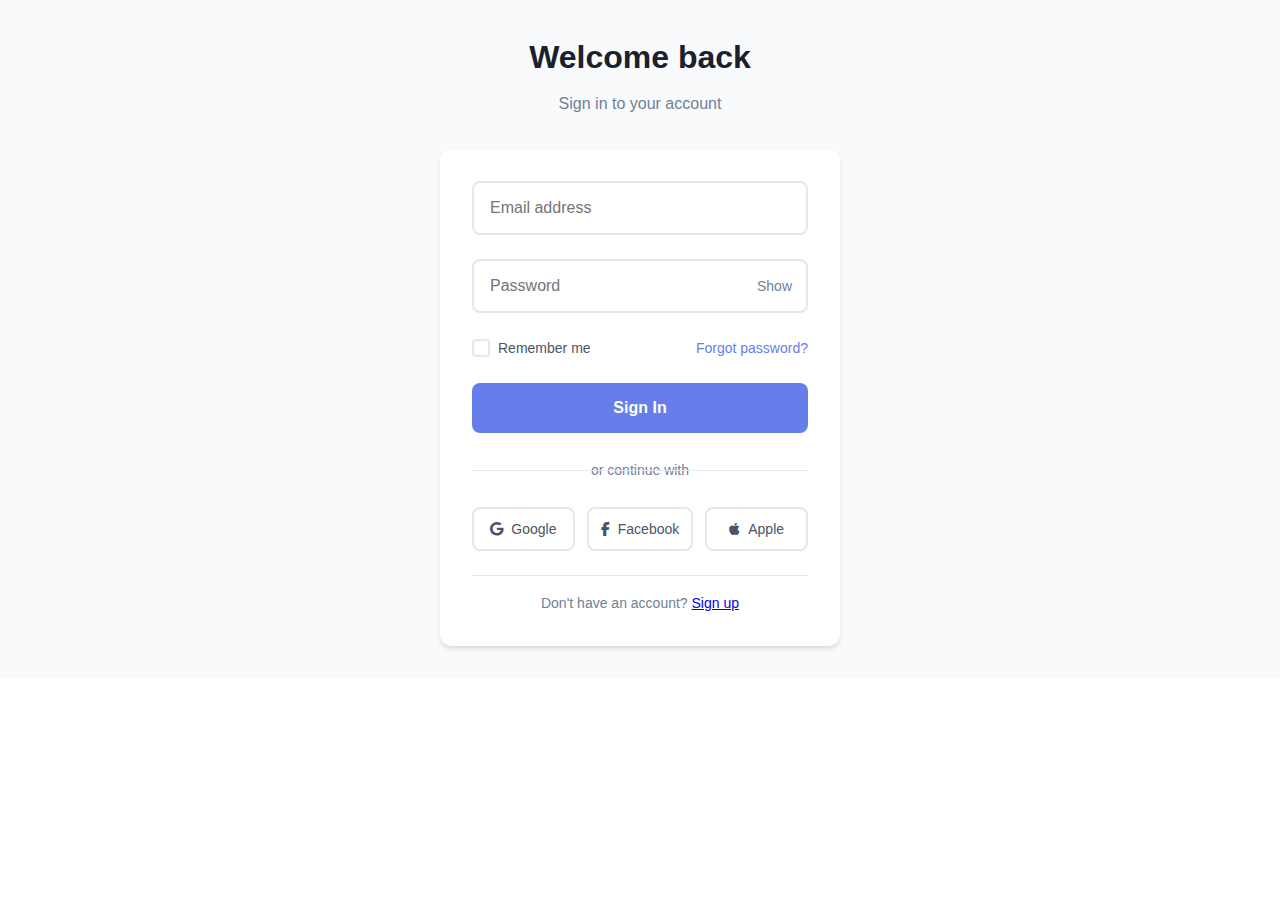
<file: LEVEL-2/LogIn-Authentication/index.html>
<!DOCTYPE html>
<html lang="en">
<head>
    <meta charset="UTF-8">
    <meta name="viewport" content="width=device-width, initial-scale=1.0">
    <title>Sign In - Canva Style</title>
    <link rel="stylesheet" href="style.css">
    <link rel="stylesheet" href="https://cdnjs.cloudflare.com/ajax/libs/font-awesome/6.4.0/css/all.min.css">
</head>
<body>
        <div class="form-panel">
            <div class="form-container">
                <div class="form-header">
                    <h2>Welcome back</h2>
                    <p>Sign in to your account</p>
                </div>

                <form class="auth-form" id="loginForm">
                    <div class="input-group">
                        <input type="email" id="loginEmail" class="form-input" placeholder="Email address" required>
                    </div>

                    <div class="input-group">
                        <input type="password" id="loginPassword" class="form-input" placeholder="Password" required>
                        <button type="button" class="password-toggle">Show</button>
                    </div>

                    <div class="form-options">
                        <label class="checkbox">
                            <input type="checkbox" id="rememberMe">
                            <span class="checkmark"></span>
                            Remember me
                        </label>
                        <a href="#" class="forgot-link">Forgot password?</a>
                    </div>

                    <button  class="submit-btn">
                        <span class="btn-text">Sign In</span>
                        <div class="btn-loader"></div>
                    </button>

                    <div class="divider">
                        <span>or continue with</span>
                    </div>

                    <div class="social-buttons">
                        <button type="button" class="social-btn google">
                            <i class="fab fa-google"></i>
                            <span>Google</span>
                        </button>
                        <button type="button" class="social-btn facebook">
                            <i class="fab fa-facebook-f"></i>
                            <span>Facebook</span>
                        </button>
                        <button type="button" class="social-btn apple">
                            <i class="fab fa-apple"></i>
                            <span>Apple</span>
                        </button>
                    </div>
                    <div class="form-footer">
                        <p>Don't have an account? <a href="register.html" class="auth-link">Sign up</a></p>
                    </div>
                </form>
            </div>
        </div>
    </div>

    <script src="script.js"></script>
</body>
</html>
</file>
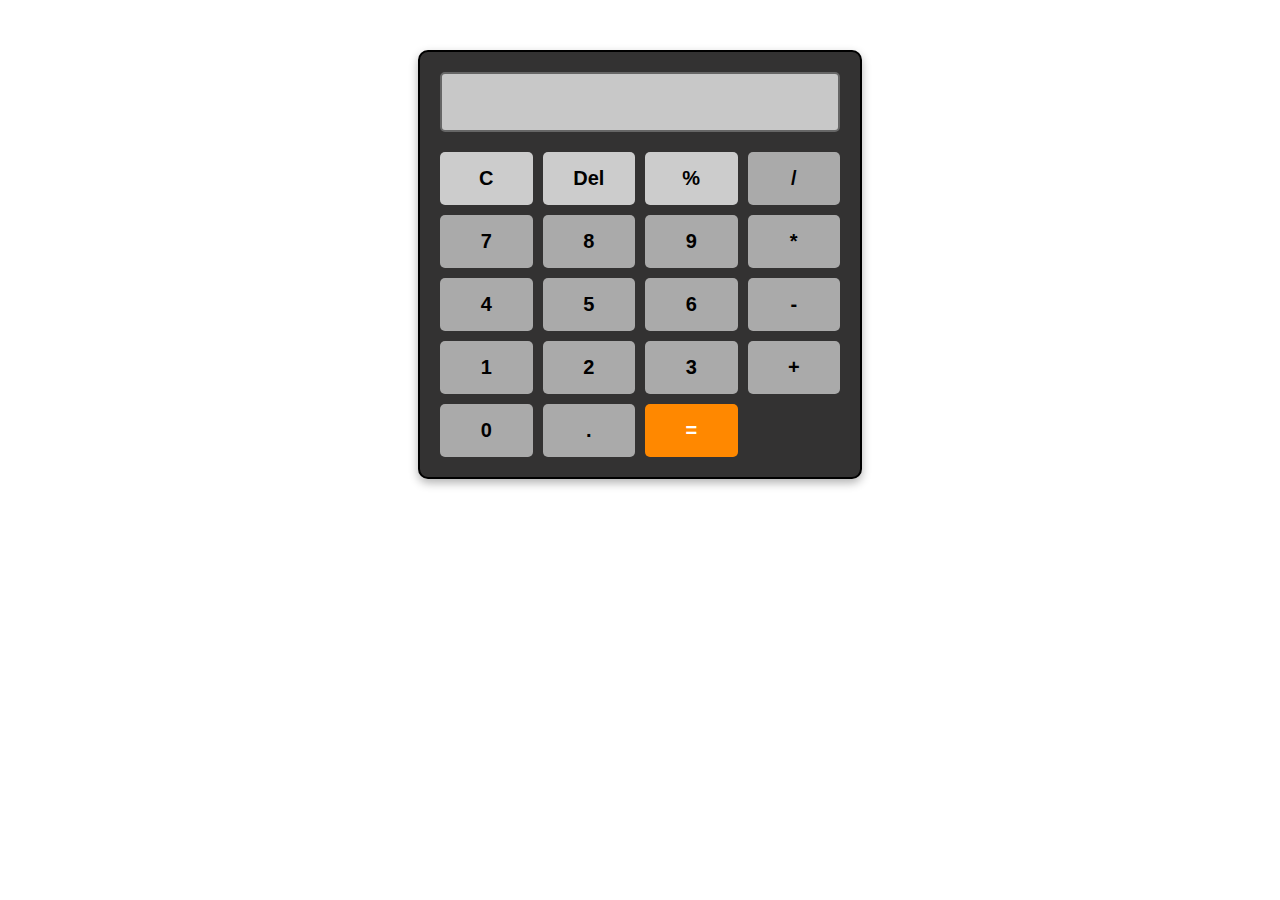
<file: LEVEL-2/Calculator/calculator.html>
<!DOCTYPE html>
<html lang="en">
<head>
    <meta charset="UTF-8">
    <meta name="viewport" content="width=device-width, initial-scale=1.0">
    <title>Calculator</title>
    <link href="calculator.css" rel="stylesheet">
</head>
<body>
    <div class="calculator">
        <input type="text" class="displayBoard" id="displayBoard" disabled>
        <div class="calculatorButtons">

            <button onclick="clearDisplay()">C</button>
            <button onclick="deleteLast()">Del</button>
            <button onclick="appendValue('%')">%</button>
            <button onclick="appendValue('/')">/</button>

            <button onclick="appendValue('7')">7</button>
            <button onclick="appendValue('8')">8</button>
            <button onclick="appendValue('9')">9</button>
            <button onclick="appendValue('*')">*</button>

            <button onclick="appendValue('4')">4</button>
            <button onclick="appendValue('5')">5</button>
            <button onclick="appendValue('6')">6</button>
            <button onclick="appendValue('-')">-</button>

            <button onclick="appendValue('1')">1</button>
            <button onclick="appendValue('2')">2</button>
            <button onclick="appendValue('3')">3</button>
            <button onclick="appendValue('+')">+</button>

            <button onclick="appendValue('0')">0</button>
            <button onclick="appendValue('.')">.</button>
            <button onclick="calculate()" class="isequalto">=</button>
           
        </div>
    </div>
    <script src="calculator.js"></script>
</body>
</html>
</file>
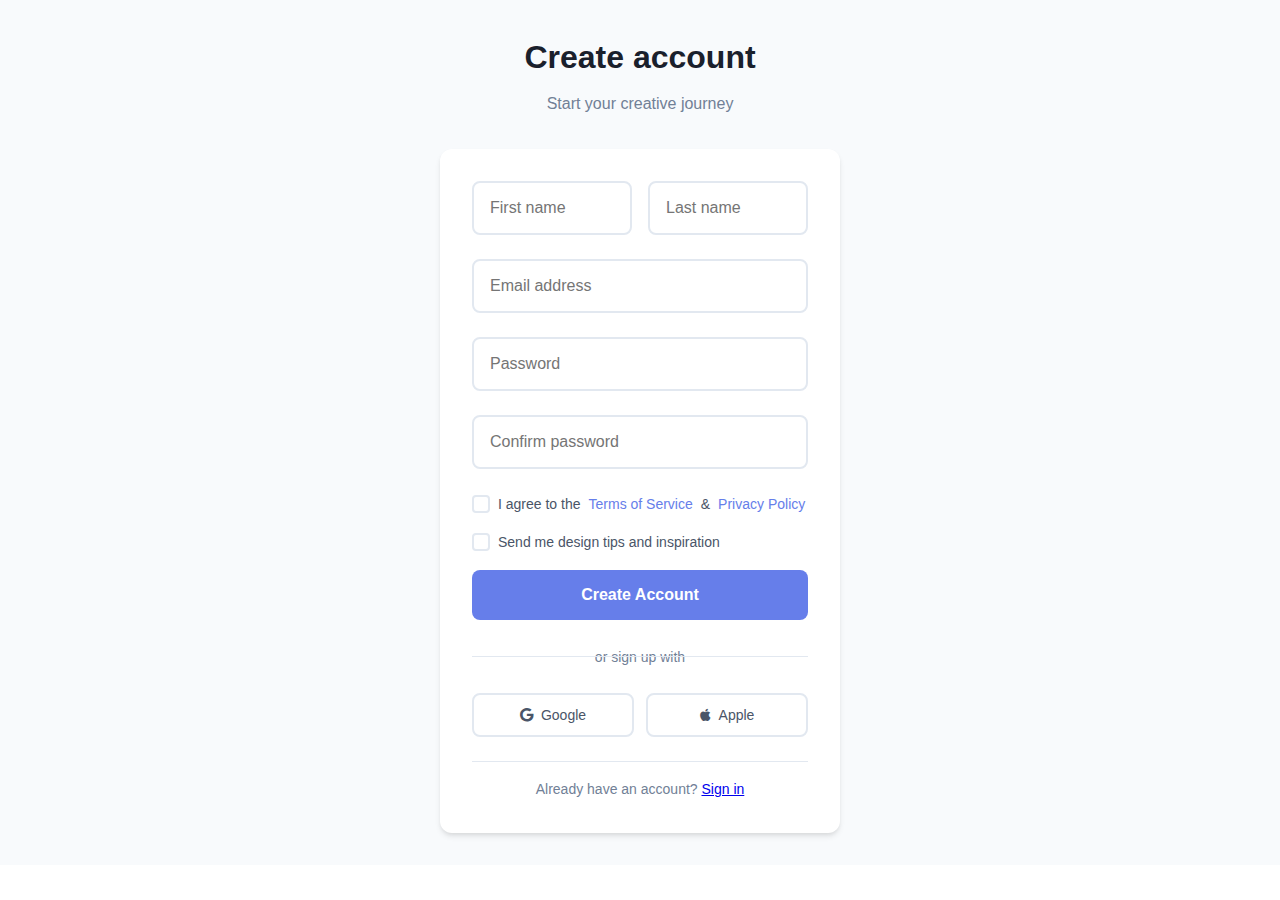
<file: LEVEL-2/LogIn-Authentication/register.html>
<!DOCTYPE html>
<html lang="en">
<head>
    <meta charset="UTF-8">
    <meta name="viewport" content="width=device-width, initial-scale=1.0">
    <title>Sign Up - Canva Style</title>
    <link rel="stylesheet" href="style.css">
    <link rel="stylesheet" href="https://cdnjs.cloudflare.com/ajax/libs/font-awesome/6.4.0/css/all.min.css">
</head>
<body>
        <div class="form-panel">
            <div class="form-container">
                <div class="form-header">
                    <h2>Create account</h2>
                    <p>Start your creative journey</p>
                </div>

                <form class="auth-form" id="registerForm">
                    <div class="name-group">
                        <div class="input-group half">
                            <input type="text" id="firstName" class="form-input" placeholder="First name" required>
                        </div>
                        <div class="input-group half">
                            <input type="text" id="lastName" class="form-input" placeholder="Last name" required>
                        </div>
                    </div>

                    <div class="input-group">
                        <input type="email" id="regEmail" class="form-input" placeholder="Email address" required>
                    </div>

                    <div class="input-group">
                        <input type="password" id="regPassword" class="form-input" placeholder="Password" required>
                        <div class="password-strength">
                            <div class="strength-bar"></div>
                        </div>
                    </div>

                    <div class="input-group">
                        <input type="password" id="confirmPassword" class="form-input" placeholder="Confirm password" required>
                    </div>

                    <div class="checkbox-group">
                        <label class="checkbox full">
                            <input type="checkbox" id="terms" required>
                            <span class="checkmark"></span>
                            I agree to the <a href="#" class="inline-link">Terms of Service</a>&<a href="#" class="inline-link">Privacy Policy</a>
                        </label>
                    </div>

                    <div class="checkbox-group">
                        <label class="checkbox full">
                            <input type="checkbox" id="newsletter">
                            <span class="checkmark"></span>
                            Send me design tips and inspiration
                        </label>
                    </div>

                    <button type="submit" class="submit-btn">
                        <span class="btn-text">Create Account</span>
                        <div class="btn-loader"></div>
                    </button>

                    <div class="divider">
                        <span>or sign up with</span>
                    </div>

                    <div class="social-buttons">
                        <button type="button" class="social-btn google">
                            <i class="fab fa-google"></i>
                            <span>Google</span>
                        </button>
                        <button type="button" class="social-btn apple">
                            <i class="fab fa-apple"></i>
                            <span>Apple</span>
                        </button>
                    </div>

                    <div class="form-footer">
                        <p>Already have an account? <a href="index.html" class="auth-link">Sign in</a></p>
                    </div>
                </form>
            </div>
        </div>
    </div>

    <script src="script.js"></script>
</body>
</html>
</file>
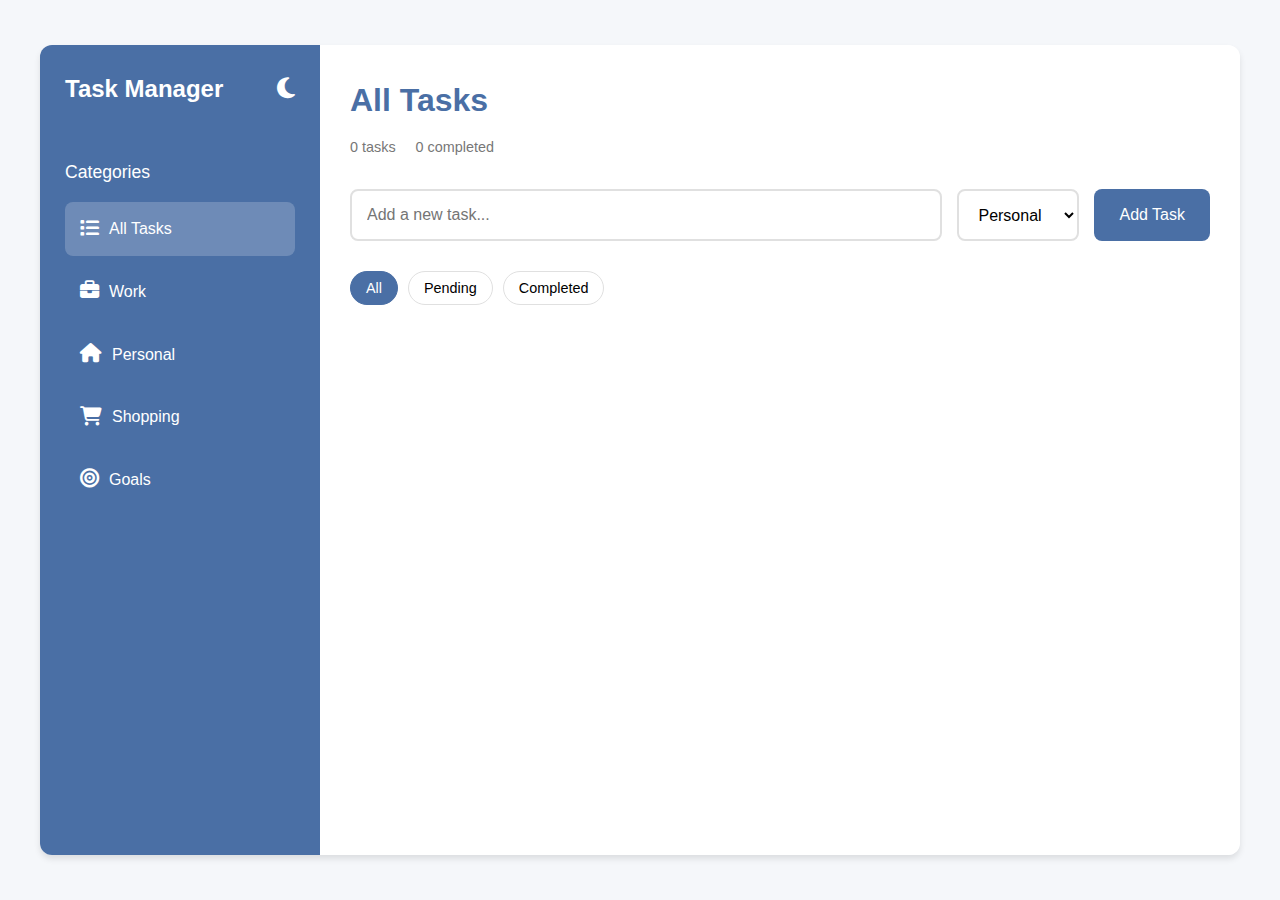
<file: LEVEL-2/To-Do/to-do.html>
<!DOCTYPE html>
<html lang="en">
<head>
    <meta charset="UTF-8">
    <meta name="viewport" content="width=device-width, initial-scale=1.0">
    <title>To-Do Web App</title>
    <link rel="stylesheet" href="to-do.css">
    <link rel="stylesheet" href="https://cdnjs.cloudflare.com/ajax/libs/font-awesome/6.4.0/css/all.min.css">

</head>
<body>
    <div class="app-container">
        <div class="sidebar">
            <div class="sidebar-header">
                <h1 class="app-title">Task Manager</h1>
                <button class="toggle-btn" id="darkModeToggle">
                    <i class="fas fa-moon"></i>
                </button>
            </div>
            
            <div class="categories">
                <h3 class="category-title">Categories</h3>
                <ul class="category-list" id="categoryList">
                    <li class="category-item active" data-category="all">
                        <span class="category-icon"><i class="fas fa-list"></i></span> All Tasks
                    </li>
                    <li class="category-item" data-category="work">
                        <span class="category-icon"><i class="fas fa-briefcase"></i></span> Work
                    </li>
                    <li class="category-item" data-category="personal">
                        <span class="category-icon"><i class="fas fa-home"></i></span> Personal
                    </li>
                    <li class="category-item" data-category="shopping">
                        <span class="category-icon"><i class="fas fa-shopping-cart"></i></span> Shopping
                    </li>
                    <li class="category-item" data-category="goals">
                        <span class="category-icon"><i class="fas fa-bullseye"></i></span> Goals
                    </li>
                </ul>
            </div>
            
            <div class="task-summary">
            </div>
        </div>
        
        <div class="main-content">
            <div class="content-header">
                <h2 class="content-title" id="currentCategory">All Tasks</h2>
                <div class="task-stats">
                    <span id="taskCount">0 tasks</span>
                    <span id="completedCount">0 completed</span>
                </div>
            </div>
            
            <div class="input-container">
                <input type="text" id="taskInput" placeholder="Add a new task...">
                <select id="taskCategory">
                    <option value="personal">Personal</option>
                    <option value="work">Work</option>
                    <option value="shopping">Shopping</option>
                    <option value="goals">Goals</option>
                </select>
                <button id="addTaskBtn">Add Task</button>
            </div>
            
            <div class="task-filters">
                <button class="filter-btn active" data-filter="all">All</button>
                <button class="filter-btn" data-filter="pending">Pending</button>
                <button class="filter-btn" data-filter="completed">Completed</button>
            </div>
            
            <ul id="taskList">
            </ul>
            
            <div class="empty-state" id="emptyState">
                <div class="empty-icon"><i class="fas fa-clipboard-list"></i></div>
                <h3>No tasks yet</h3>
                <p>Add a task to get started!</p>
            </div>
        </div>
    </div>

    <script src="to-do.js"></script>
</body>
</html>
</file>
<file: LEVEL-2/LogIn-Authentication/style.css>
* {
    margin: 0;
    padding: 0;
    box-sizing: border-box;
}

body {
    font-family: -apple-system, BlinkMacSystemFont, 'Segoe UI', Roboto, Oxygen, Ubuntu, Cantarell, sans-serif;
    background: #ffffff;
    color: #2d3748;
    line-height: 1.6;
}

.form-panel {
    flex: 1;
    display: flex;
    align-items: center;
    justify-content: center;
    padding: 2rem;
    background: #f8fafc;
}

.form-container {
    width: 100%;
    max-width: 400px;
}

.form-header {
    text-align: center;
    margin-bottom: 2rem;
}

.form-header h2 {
    font-size: 2rem;
    font-weight: 700;
    margin-bottom: 0.5rem;
    color: #1a202c;
}

.form-header p {
    color: #718096;
    font-size: 1rem;
}
.auth-form {
    background: white;
    padding: 2rem;
    border-radius: 12px;
    box-shadow: 0 4px 6px -1px rgba(0, 0, 0, 0.1), 0 2px 4px -1px rgba(0, 0, 0, 0.06);
}

.name-group {
    display: flex;
    gap: 1rem;
}

.input-group {
    position: relative;
    margin-bottom: 1.5rem;
}

.input-group.half {
    flex: 1;
}

.form-input {
    width: 100%;
    padding: 1rem;
    border: 2px solid #e2e8f0;
    border-radius: 8px;
    font-size: 1rem;
    background: #fff;
    transition: all 0.3s ease;
}

.form-input:focus {
    outline: none;
    border-color: #667eea;
    box-shadow: 0 0 0 3px rgba(102, 126, 234, 0.1);
}

.form-input:placeholder-shown + .input-label {
    transform: translateY(0);
    font-size: 1rem;
    color: #a0aec0;
}

.input-label {
    position: absolute;
    left: 1rem;
    top: 50%;
    transform: translateY(-50%);
    background: white;
    padding: 0 0.5rem;
    font-size: 0.875rem;
    color: #4a5568;
    transition: all 0.3s ease;
    pointer-events: none;
}

.form-input:focus + .input-label {
    top: 0;
    transform: translateY(-50%);
    font-size: 0.75rem;
    color: #667eea;
}

.password-toggle {
    position: absolute;
    right: 1rem;
    top: 50%;
    transform: translateY(-50%);
    background: none;
    border: none;
    color: #718096;
    cursor: pointer;
    font-size: 0.875rem;
}
.form-options {
    display: flex;
    justify-content: space-between;
    align-items: center;
    margin-bottom: 1.5rem;
}

.checkbox {
    display: flex;
    align-items: center;
    gap: 0.5rem;
    font-size: 0.875rem;
    color: #4a5568;
    cursor: pointer;
}

.checkbox.full {
    width: 100%;
    margin-bottom: 1rem;
}

.checkbox input {
    display: none;
}

.checkmark {
    width: 18px;
    height: 18px;
    border: 2px solid #e2e8f0;
    border-radius: 4px;
    display: flex;
    align-items: center;
    justify-content: center;
    transition: all 0.3s ease;
}

.checkbox input:checked + .checkmark {
    background: #667eea;
    border-color: #667eea;
}

.checkbox input:checked + .checkmark::after {
    content: '✓';
    color: white;
    font-size: 12px;
}

.forgot-link {
    color: #667eea;
    text-decoration: none;
    font-size: 0.875rem;
}

.forgot-link:hover {
    text-decoration: underline;
}

.inline-link {
    color: #667eea;
    text-decoration: none;
}

.inline-link:hover {
    text-decoration: underline;
}
.submit-btn {
    width: 100%;
    padding: 1rem;
    background: #667eea;
    color: white;
    border: none;
    border-radius: 8px;
    font-size: 1rem;
    font-weight: 600;
    cursor: pointer;
    transition: all 0.3s ease;
    position: relative;
    overflow: hidden;
}

.submit-btn:hover {
    background: #5a6fd8;
    transform: translateY(-1px);
    box-shadow: 0 4px 12px rgba(102, 126, 234, 0.3);
}

.btn-loader {
    display: none;
    width: 20px;
    height: 20px;
    border: 2px solid transparent;
    border-top: 2px solid white;
    border-radius: 50%;
    animation: spin 1s linear infinite;
    position: absolute;
    top: 50%;
    left: 50%;
    transform: translate(-50%, -50%);
}

.submit-btn.loading .btn-text {
    opacity: 0;
}

.submit-btn.loading .btn-loader {
    display: block;
}

@keyframes spin {
    0% { transform: translate(-50%, -50%) rotate(0deg); }
    100% { transform: translate(-50%, -50%) rotate(360deg); }
}
.divider {
    text-align: center;
    margin: 1.5rem 0;
    position: relative;
}

.divider::before {
    content: '';
    position: absolute;
    top: 50%;
    left: 0;
    right: 0;
    height: 1px;
    background: #e2e8f0;
}

.divider span {
    background: white;
    padding: 0 1rem;
    color: #718096;
    font-size: 0.875rem;
}
.social-buttons {
    display: flex;
    gap: 0.75rem;
    margin-bottom: 1.5rem;
}

.social-btn {
    flex: 1;
    padding: 0.75rem;
    border: 2px solid #e2e8f0;
    border-radius: 8px;
    background: white;
    color: #4a5568;
    font-size: 0.875rem;
    font-weight: 500;
    cursor: pointer;
    transition: all 0.3s ease;
    display: flex;
    align-items: center;
    justify-content: center;
    gap: 0.5rem;
}

.social-btn:hover {
    border-color: #667eea;
    transform: translateY(-1px);
}

.social-icon {
    font-size: 1rem;
}
.form-footer {
    text-align: center;
    padding-top: 1rem;
    border-top: 1px solid #e2e8f0;
}

.form-footer p {
    color: #718096;
    font-size: 0.875rem;
}
</file>
<file: LEVEL-2/Calculator/calculator.css>
.calculator {
    width: 400px;
    margin: 50px auto;
    border: 2px solid black;
    border-radius: 10px;
    padding: 20px;
    background-color: rgb(51, 50, 50);
    box-shadow: 0 4px 10px rgba(0, 0, 0, 0.3);
}

.displayBoard {
    width: 100%;
    height: 60px;
    font-size: 28px;
    text-align: right;
    color: black;
    padding: 0 15px;
    margin-bottom: 20px;
    border: 2px solid #666;
    border-radius: 5px;
    background-color: rgb(200, 200, 200);
    box-sizing: border-box;
}

.calculatorButtons {
    display: grid;
    grid-template-columns: repeat(4, 1fr);
    gap: 10px;
}

button {
    padding: 15px;
    font-size: 20px;
    border: none;
    border-radius: 5px;
    background-color: rgb(204, 204, 204);
    cursor: pointer;
    transition: all 0.2s ease;
    font-weight: bold;
}

button:hover {
    background-color: rgb(170, 169, 169);
    transform: translateY(-2px);
}

button:active {
    transform: translateY(0);
}

.isequalto {
    background-color: rgb(255, 136, 0);
    color: white;
}

.isequalto:hover {
    background-color: rgb(243, 151, 46);
}

/* Style for operator buttons */
button:not(.isequalto):not(:first-child):not(:nth-child(2)):not(:nth-child(3)) {
    background-color: rgb(170, 170, 170);
}

button:not(.isequalto):not(:first-child):not(:nth-child(2)):not(:nth-child(3)):hover {
    background-color: rgb(150, 150, 150);
}

/* Responsive design */
@media (max-width: 480px) {
    .calculator {
        width: 90%;
        margin: 20px auto;
        padding: 15px;
    }
    
    .displayBoard {
        height: 50px;
        font-size: 24px;
    }
    
    button {
        padding: 12px;
        font-size: 18px;
    }
}
</file>
<file: LEVEL-2/To-Do/to-do.css>
:root {
    --primary-color: #4a6fa5;
    --secondary-color: #6b8cbc;
    --accent-color: #ff7e5f;
    --light-color: #f5f7fa;
    --dark-color: #2c3e50;
    --success-color: #2ecc71;
    --danger-color: #e74c3c;
    --text-color: #333;
    --text-light: #777;
    --shadow: 0 4px 6px rgba(0, 0, 0, 0.1);
    --transition: all 0.3s ease;
}

.dark-mode {
    --primary-color: #5a7bb5;
    --secondary-color: #7b9ccc;
    --light-color: #1a1a2e;
    --dark-color: #e4e4e4;
    --text-color: #f5f5f5;
    --text-light: #b0b0b0;
    --shadow: 0 4px 6px rgba(0, 0, 0, 0.3);
}

* {
    margin: 0;
    padding: 0;
    box-sizing: border-box;
}

body {
    font-family: 'Segoe UI', Tahoma, Geneva, Verdana, sans-serif;
    background-color: var(--light-color);
    color: var(--text-color);
    transition: var(--transition);
    line-height: 1.6;
    min-height: 100vh;
    display: flex;
    justify-content: center;
    align-items: center;
    padding: 20px;
}

.app-container {
    display: flex;
    width: 100%;
    max-width: 1200px;
    height: 90vh;
    box-shadow: var(--shadow);
    border-radius: 12px;
    overflow: hidden;
}

.sidebar {
    width: 280px;
    background-color: var(--primary-color);
    color: white;
    padding: 25px;
    display: flex;
    flex-direction: column;
    transition: var(--transition);
}

.sidebar-header {
    display: flex;
    justify-content: space-between;
    align-items: center;
    margin-bottom: 30px;
}

.app-title {
    font-size: 1.5rem;
    font-weight: 600;
}

.toggle-btn {
    background: none;
    border: none;
    font-size: 1.5rem;
    cursor: pointer;
    color: white;
    transition: var(--transition);
}

.toggle-btn:hover {
    transform: scale(1.1);
}

.categories {
    margin-top: 20px;
}

.category-title {
    font-size: 1.1rem;
    margin-bottom: 15px;
    font-weight: 500;
}

.category-list {
    list-style: none;
}

.category-item {
    padding: 12px 15px;
    margin-bottom: 8px;
    border-radius: 8px;
    cursor: pointer;
    transition: var(--transition);
    display: flex;
    align-items: center;
}

.category-item:hover {
    background-color: rgba(255, 255, 255, 0.1);
}

.category-item.active {
    background-color: rgba(255, 255, 255, 0.2);
    font-weight: 500;
}

.category-icon {
    margin-right: 10px;
    font-size: 1.2rem;
}
.main-content {
    flex: 1;
    background-color: white;
    padding: 30px;
    display: flex;
    flex-direction: column;
    transition: var(--transition);
}

.dark-mode .main-content {
    background-color: var(--dark-color);
}

.content-header {
    margin-bottom: 30px;
}

.content-title {
    font-size: 2rem;
    color: var(--primary-color);
    margin-bottom: 10px;
}

.task-stats {
    display: flex;
    gap: 20px;
    color: var(--text-light);
    font-size: 0.9rem;
}

.input-container {
    display: flex;
    margin-bottom: 30px;
    gap: 15px;
}

#taskInput {
    flex: 1;
    padding: 15px;
    border: 2px solid #e0e0e0;
    border-radius: 8px;
    font-size: 1rem;
    transition: var(--transition);
}

.dark-mode #taskInput {
    background-color: #2d3748;
    border-color: #4a5568;
    color: white;
}

#taskInput:focus {
    outline: none;
    border-color: var(--primary-color);
}

#taskCategory {
    padding: 0 15px;
    border: 2px solid #e0e0e0;
    border-radius: 8px;
    font-size: 1rem;
    background-color: white;
    transition: var(--transition);
}

.dark-mode #taskCategory {
    background-color: #2d3748;
    border-color: #4a5568;
    color: white;
}

#addTaskBtn {
    padding: 15px 25px;
    background-color: var(--primary-color);
    color: white;
    border: none;
    border-radius: 8px;
    cursor: pointer;
    font-size: 1rem;
    font-weight: 500;
    transition: var(--transition);
}

#addTaskBtn:hover {
    background-color: var(--secondary-color);
    transform: translateY(-2px);
}

.task-filters {
    display: flex;
    gap: 10px;
    margin-bottom: 20px;
}

.filter-btn {
    padding: 8px 15px;
    background: none;
    border: 1px solid #e0e0e0;
    border-radius: 20px;
    cursor: pointer;
    transition: var(--transition);
    font-size: 0.9rem;
}

.dark-mode .filter-btn {
    border-color: #4a5568;
    color: var(--text-light);
}

.filter-btn.active {
    background-color: var(--primary-color);
    color: white;
    border-color: var(--primary-color);
}

.filter-btn:hover:not(.active) {
    background-color: #f0f0f0;
}

.dark-mode .filter-btn:hover:not(.active) {
    background-color: #2d3748;
}

#taskList {
    list-style: none;
    overflow-y: auto;
    flex: 1;
    padding-right: 10px;
}

.task-item {
    display: flex;
    align-items: center;
    padding: 18px 15px;
    margin-bottom: 12px;
    background-color: #f8f9fa;
    border-radius: 8px;
    transition: var(--transition);
    animation: fadeIn 0.3s ease;
}

.dark-mode .task-item {
    background-color: #2d3748;
}

.task-item:hover {
    transform: translateY(-2px);
    box-shadow: var(--shadow);
}

.task-checkbox {
    margin-right: 15px;
    width: 20px;
    height: 20px;
    cursor: pointer;
}

.task-text {
    flex: 1;
    font-size: 1.1rem;
    transition: var(--transition);
}

.task-text.completed {
    text-decoration: line-through;
    color: var(--text-light);
}

.task-category {
    font-size: 0.8rem;
    padding: 4px 8px;
    border-radius: 12px;
    background-color: rgba(74, 111, 165, 0.1);
    color: var(--primary-color);
    margin-left: 10px;
}

.dark-mode .task-category {
    background-color: rgba(255, 255, 255, 0.1);
}

.task-date {
    font-size: 0.8rem;
    color: var(--text-light);
    margin-left: 10px;
}

.delete-btn {
    background-color: transparent;
    border: none;
    color: var(--danger-color);
    cursor: pointer;
    font-size: 1.2rem;
    transition: var(--transition);
    padding: 5px;
    border-radius: 4px;
}

.delete-btn:hover {
    background-color: rgba(231, 76, 60, 0.1);
    transform: scale(1.1);
}

.empty-state {
    text-align: center;
    padding: 40px 20px;
    color: var(--text-light);
    display: none;
}

.empty-icon {
    font-size: 3rem;
    margin-bottom: 15px;
    opacity: 0.5;
}

@keyframes fadeIn {
    from { opacity: 0; transform: translateY(10px); }
    to { opacity: 1; transform: translateY(0); }
}

@media (max-width: 768px) {
    .app-container {
        flex-direction: column;
        height: auto;
    }
    
    .sidebar {
        width: 100%;
        padding: 20px;
    }
    
    .categories {
        display: flex;
        overflow-x: auto;
        gap: 10px;
    }
    
    .category-list {
        display: flex;
        gap: 10px;
    }
    
    .category-item {
        white-space: nowrap;
    }
    
    .input-container {
        flex-direction: column;
    }
}
</file>
